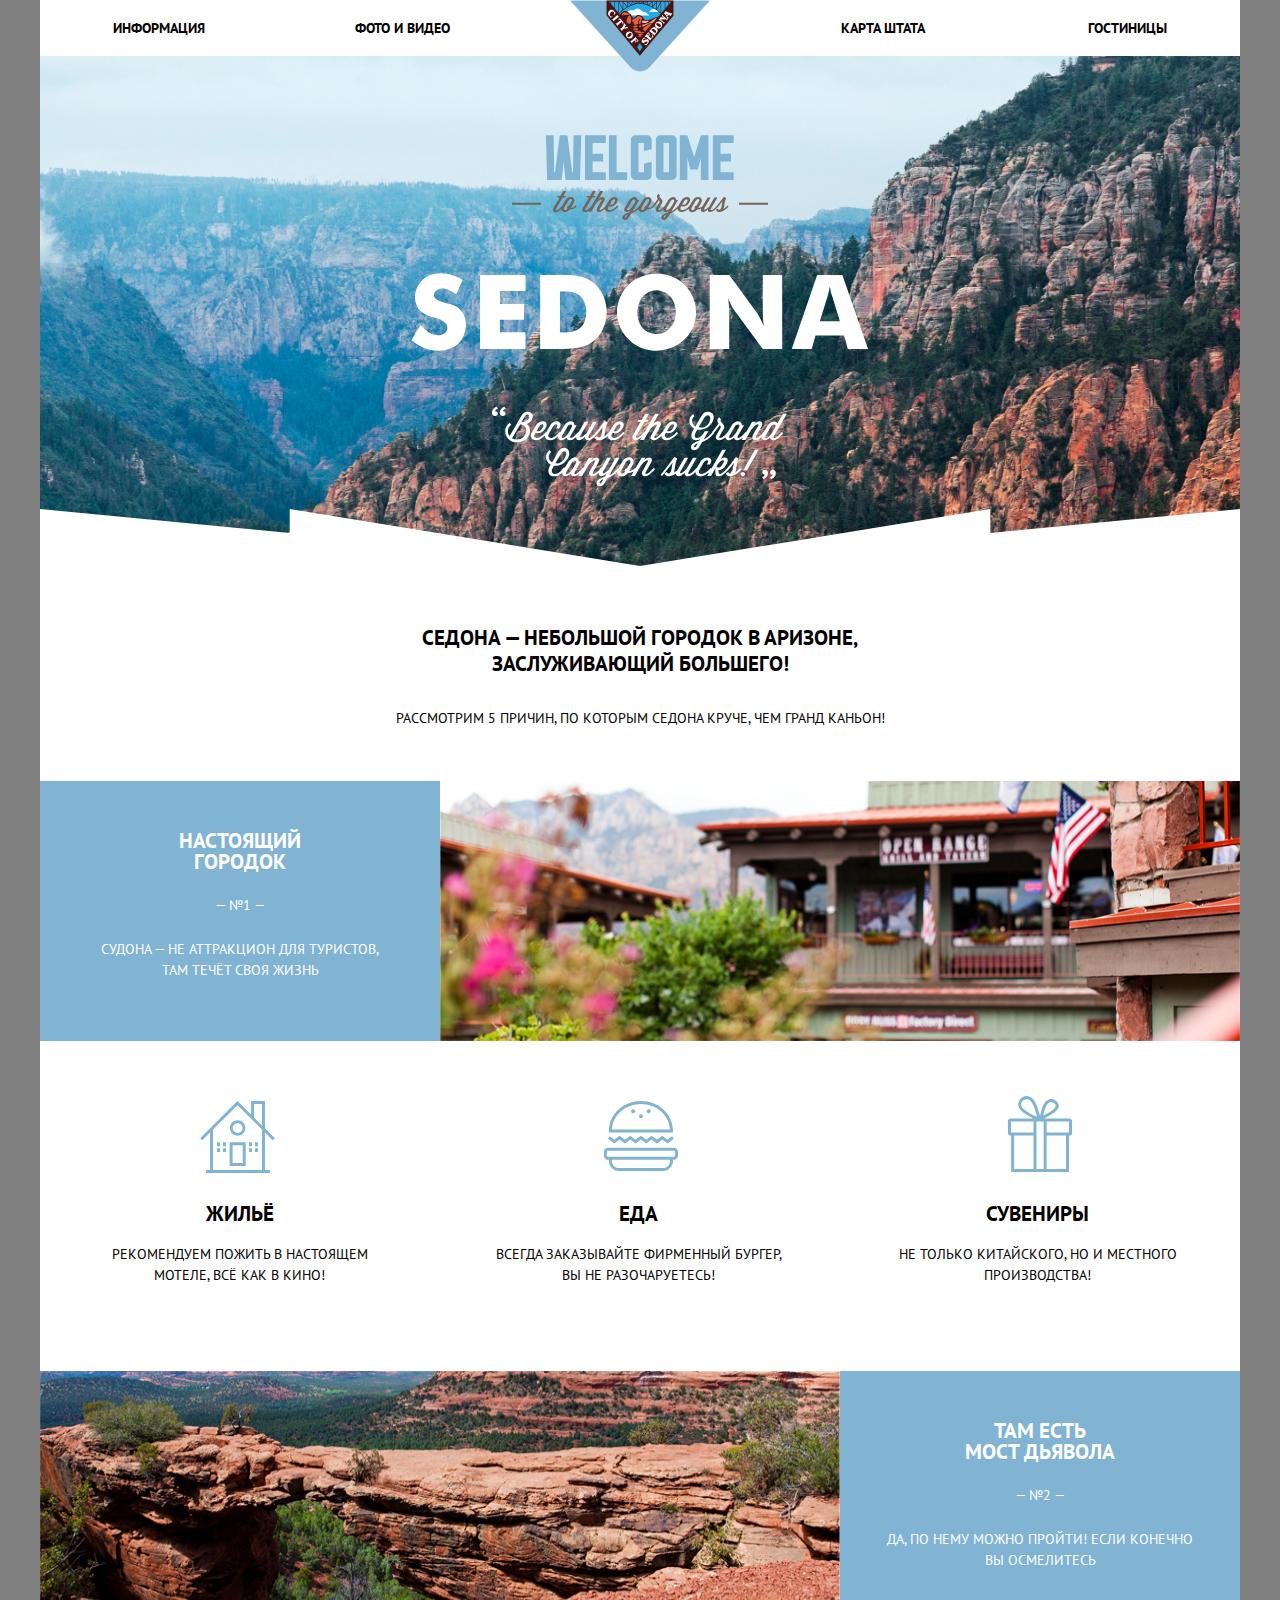
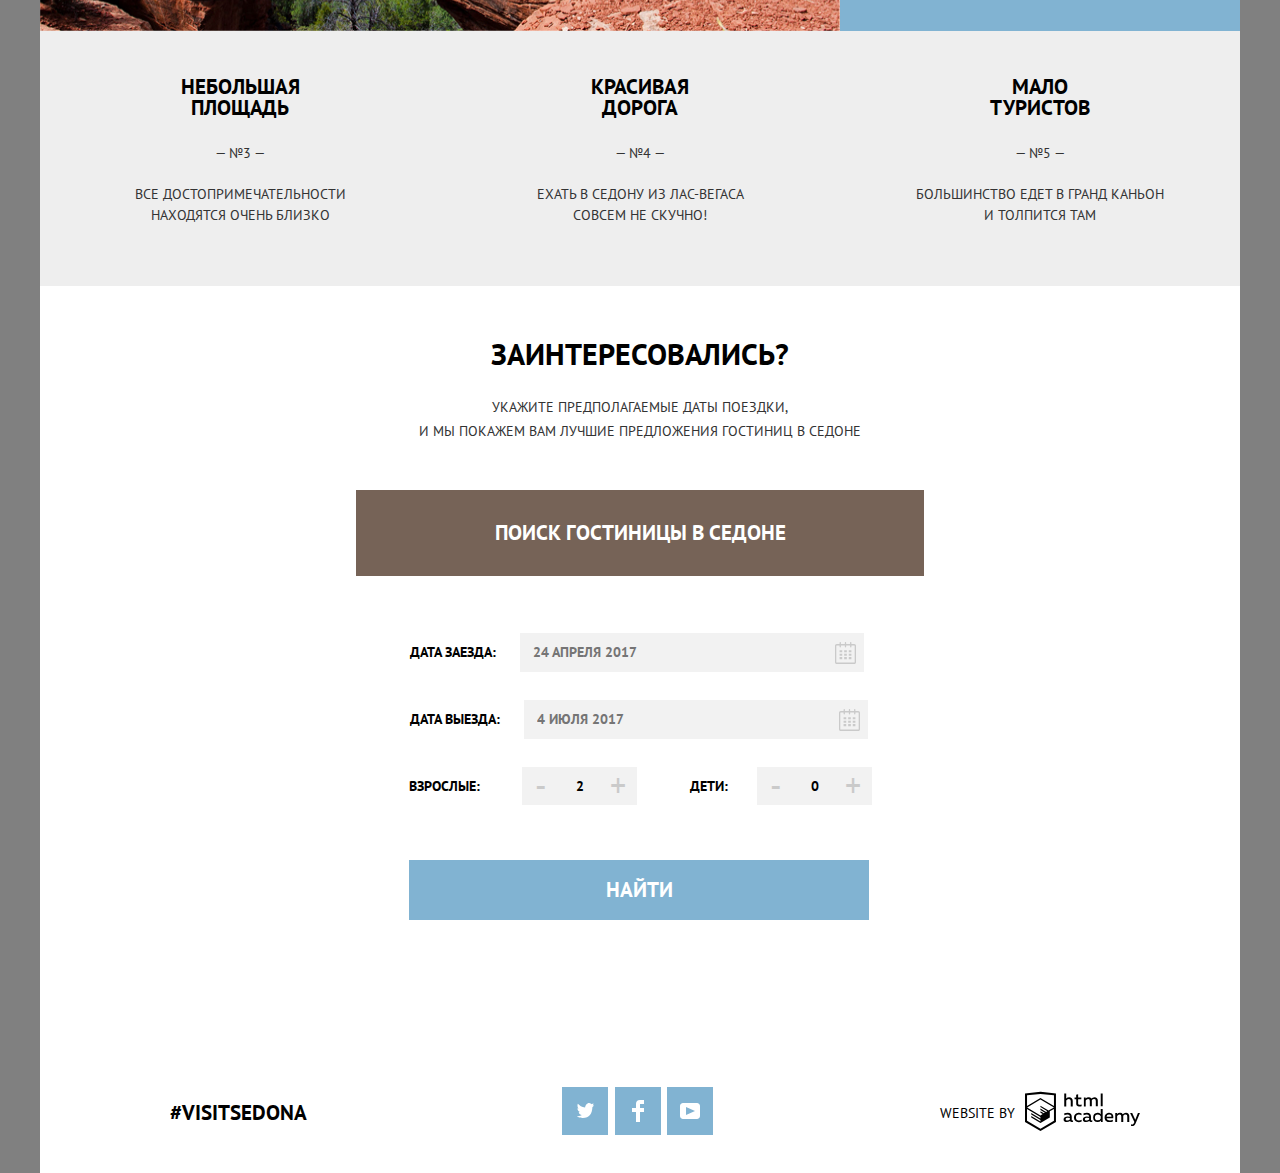
<file: index.html>
<!DOCTYPE html>
<html lang="ru">
  <head>
    <meta charset="utf-8">
    <title>HTML Academy: Седона</title>
    <link href="https://fonts.googleapis.com/css?family=PT+Sans:400,400i,700,700i&display=swap&subset=cyrillic" rel="stylesheet">
    <link href="css/style.css" rel="stylesheet">
    <link href="css/normalize.css" rel="stylesheet">
    <script src="js/script.js"></script>
  </head>
  <body>
    <div class="content">
    <!--Header-->
         <header class="main-header">
           <div class="logo">
             <img class="main-header-logo" id="logo-sedona" src="img/logo-sedona.svg" width="140" height="72" alt="Логотип Седона">
           </div>
      
           <nav class="main-navigation">
             
                <ul class="site-navigation links">
                   <li><a href="">информация</a></li>
                   <li><a href="">фото и видео</a></li>
                   <li><a href="">карта штата</a></li>
                   <li><a href="hotels.html">гостиницы</a></li>
                </ul>
             
           </nav>
         </header>
     </div>
    <!--intro-->
    <div class="intro">
      
      <h1 class="visually-hidden">welcome</h1>
      <section class="welcome-sedona">
        <div class="welcome-container">
            <div class="welcome-photo">
              <img class="welcome" src="img/intro-welcome.svg" width="458" height="352" alt="welcome to sedona">
            </div>
            <div class="info-block">
              <h2>Седона <span>&mdash;</span> небольшой городок в аризоне,
           заслуживающий большего!
              </h2>
              <p>Рассмотрим 5 причин, по которым седона круче, чем гранд каньон!
              </p>
            </div>
        </div>
      </section>
    </div>
  
    <main class="content">
      <div class="content-container">
    <h2 class="visually-hidden">Преимущества</h2>
    <section class="advantage">
      <div class="advantage-container">
          <ul class="advantage-block">
      
           <li class="real-city">
              <div class="real-city-text">
               <h3>Настоящий городок</h3>
               <span>&mdash; №1 &mdash;</span>
               <p>судона &mdash; не аттракцион для туристов,
               там течёт своя жизнь
               </p>
             </div>
             <img src="img/street-photo.jpg" width="800" height="260" alt="Фото горда">
           </li>
      
           <li class="recomendation">
            
             
             <h3>Жильё</h3>
             <p>
              рекомендуем пожить в настоящем
              мотеле, всё как в кино!
             </p>
            
           </li>
           <li class="recomendation">
            
             
             <h3>Еда</h3>
             <p>всегда заказывайте фирменный бургер, вы не разочаруетесь!
             </p>
           
           </li>
           <li class="recomendation">
            
           
            <h3>Сувениры</h3>
            <p>не только китайского, но и местного производства!
            </p>
            
           </li>
           <li class="devil-bridge">
             
             	
             		<img src="img/devil-bridge-photo.jpg" width="800" height="260" alt="мост дьявола">
             	<div class="devil-bridge-text">
                <h3>там есть<br> мост дьявола</h3>
                <span>&mdash; №2 &mdash;</span>
                <p>
                да, по нему можно пройти! если конечно
                вы осмелитесь
                </p>
             	</div>
             
           </li>

           
            <li class="advantage-text">
             <h3>небольшая площадь</h3>
             <span>&mdash; №3 &mdash;</span>
             <p>все достопримечательности
             находятся очень близко
             </p>
           </li>
           <li class="advantage-text">
              <h3>красивая дорога</h3>
              <span>&mdash; №4 &mdash;</span>
              <p>ехать в седону из лас-вегаса совсем
             не скучно!
              </p>
           </li>
           <li class="advantage-text">
             <h3>мало
             туристов</h3>
             <span>&mdash; №5 &mdash;</span>
             <p>большинство едет в гранд каньон
             и толпится там
             </p>
            </li>
          </ul>
        </div>
    </section><!--Преимущества закончились-->
    <section class="search-intro"> <!--поиск гостиницы-->
    	    <h2 class="visually-hidden">Выбор гостиниц</h2>
    	    <h3>Заинтересовались?</h3>
            <p>укажите предполагаемые даты поездки,<br>
            и мы покажем вам лучшие предложения гостиниц в седоне</p>
     
      
            <button class="searc-hotel-button button-close" type="button" name="search">поиск гостиницы в седоне</button>
    </section><!--поиск закончен-->
<!-- Форма поиска гостиницы-->
      <div class="search-form">
        <form class="search-hotel" action="https://echo.htmlacademy.ru" method="post">
        
         <p class="date-in">
           <label for="date-in">Дата заезда:</label>
           <input type="text" id="date-in" name="date-in" value="" placeholder="24 Апреля 2017" required>
           <button class="calendar"><svg xmlns="http://www.w3.org/2000/svg" width="21" height="22" viewBox="0 0 21 22"><path d="M19.251 2.025h-2.845V.648c0-.381-.294-.689-.656-.689-.363 0-.656.308-.656.689v1.377h-3.938V.648c0-.381-.294-.689-.655-.689-.363 0-.657.308-.657.689v1.377H5.906V.648c0-.381-.294-.689-.656-.689-.363 0-.657.308-.657.689v1.377H1.75C.784 2.025 0 2.847 0 3.862v16.302C0 21.179.784 22 1.75 22h17.501c.966 0 1.749-.821 1.749-1.836V3.862c0-1.015-.783-1.837-1.749-1.837zm.437 18.139a.448.448 0 0 1-.437.459H1.75a.45.45 0 0 1-.438-.459V3.862a.45.45 0 0 1 .438-.459h2.844v1.378c0 .381.294.689.657.689.362 0 .656-.308.656-.689V3.403h3.938v1.378c0 .381.294.689.657.689.361 0 .655-.308.655-.689V3.403h3.938v1.378c0 .381.293.689.656.689.362 0 .656-.308.656-.689V3.403h2.845c.241 0 .437.206.437.459v16.302z"/><path d="M4.594 8.225h2.625v2.066H4.594zM4.594 11.668h2.625v2.067H4.594zM4.594 15.112h2.625v2.066H4.594zM9.188 15.112h2.625v2.066H9.188zM9.188 11.668h2.625v2.067H9.188zM9.188 8.225h2.625v2.066H9.188zM13.781 15.112h2.625v2.066h-2.625zM13.781 11.668h2.625v2.067h-2.625zM13.781 8.225h2.625v2.066h-2.625z"/></svg></button>
         </p>
        <p class="date-out">
            <label for="date-out">Дата выезда:</label>
            <input class="icon-calendar" type="text" id="date-out" name="date-out" value="" placeholder="4 июля 2017" required>
            <button class="calendar"><svg xmlns="http://www.w3.org/2000/svg" width="21" height="22" viewBox="0 0 21 22"><path d="M19.251 2.025h-2.845V.648c0-.381-.294-.689-.656-.689-.363 0-.656.308-.656.689v1.377h-3.938V.648c0-.381-.294-.689-.655-.689-.363 0-.657.308-.657.689v1.377H5.906V.648c0-.381-.294-.689-.656-.689-.363 0-.657.308-.657.689v1.377H1.75C.784 2.025 0 2.847 0 3.862v16.302C0 21.179.784 22 1.75 22h17.501c.966 0 1.749-.821 1.749-1.836V3.862c0-1.015-.783-1.837-1.749-1.837zm.437 18.139a.448.448 0 0 1-.437.459H1.75a.45.45 0 0 1-.438-.459V3.862a.45.45 0 0 1 .438-.459h2.844v1.378c0 .381.294.689.657.689.362 0 .656-.308.656-.689V3.403h3.938v1.378c0 .381.294.689.657.689.361 0 .655-.308.655-.689V3.403h3.938v1.378c0 .381.293.689.656.689.362 0 .656-.308.656-.689V3.403h2.845c.241 0 .437.206.437.459v16.302z"/><path d="M4.594 8.225h2.625v2.066H4.594zM4.594 11.668h2.625v2.067H4.594zM4.594 15.112h2.625v2.066H4.594zM9.188 15.112h2.625v2.066H9.188zM9.188 11.668h2.625v2.067H9.188zM9.188 8.225h2.625v2.066H9.188zM13.781 15.112h2.625v2.066h-2.625zM13.781 11.668h2.625v2.067h-2.625zM13.781 8.225h2.625v2.066h-2.625z"/></svg></button>
        </p>
         <p class="old">
             <label for="old">Взрослые:</label>
             <button class="minus">-
             </button>
             <input type="text" name="old" id="old" value="2" required>
             <button class="plus">+</button>
         </p>
         
         <p class="kids">
            <label for="kids">Дети:</label>

            <button class="minus">-</button>
            <input type="text" name="kids" id="kids" value="0">
            <button class="plus">+</button>
        
         </p>
        
      <input class="search-request" type="submit" name="search" value="Найти">
     
      </form>
      </div>
    <!--map-->
       <div class="map">
         <iframe src="https://www.google.com/maps/embed?pb=!1m18!1m12!1m3!1d46382.71192022408!2d-111.83024384920654!3d34.854373356393666!2m3!1f0!2f0!3f0!3m2!1i1024!2i768!4f13.1!3m3!1m2!1s0x872da132f942b00d%3A0x5548c523fa6c8efd!2z0KHQtdC00L7QvdCwLCDQkNGA0LjQt9C-0L3QsCA4NjMzNiwg0KHQqNCQ!5e1!3m2!1sru!2sru!4v1572812120237!5m2!1sru!2sru" width="1200" height="474" style="border:0;" allowfullscreen=""></iframe>
       </div>
     </div>  
    </main>
    <footer> <!--footer start-->
      <div class="footer">
      <div class="hash">
      <p class="visit">#visitsedona</p>
    </div>
    <div class="footer-social">
    <ul>
        <li><a class="social-button" href="http://twitter.com"><span class="visually-hidden">Twitter</span>
           <svg xmlns="http://www.w3.org/2000/svg" xmlns:xlink="http://www.w3.org/1999/xlink" width="17" height="15" viewBox="0 0 17 15"><path fill="#FFF" d="M10.95.144c1.685-.496 2.984.27 3.577 1.179.673-.231 1.331-.481 2.011-.708a2.345 2.345 0 0 1-.857 1.768c.685.17 1.304-.491 1.304-.491-.169 1-1.006 1.788-1.563 2.024-.231 6.75-3.175 11.217-10.077 11.082h-.446c-.41 0-4.164-.46-4.898-1.887 2.271.196 3.893-.422 4.693-1.177-.96-.3-2.679-.477-2.979-2.95.349.106.564.228 1.19.119C1.705 8.247.374 7.53.448 5.33c.285.328 1.067.536 1.34.472C1.085 5.561-.182 2.442.894.85c1.818 1.854 3.735 3.606 7.152 3.773C8.254 2.33 9.183.793 10.95.144z"/></svg>
        </a></li>
        <li><a class="social-button" href="http://facebook.com"><span class="visually-hidden">Facebook</span>
           <svg xmlns="http://www.w3.org/2000/svg" width="12" height="22" viewBox="0 0 12 22"><path  d="M12 4V0H8a4 4 0 0 0-4 4v4H0v4h4v10h4V12h4V8H8V4h4z"/></svg>
        </a></li>
        <li><a class="social-button" href="http://youtube.com"><span class="visually-hidden">Youtube</span>
           <svg xmlns="http://www.w3.org/2000/svg" xmlns:xlink="http://www.w3.org/1999/xlink" width="20" height="16" viewBox="0 0 20 16"><path  d="M17 0H3C1.35 0 0 1.35 0 3v10c0 1.65 1.35 3 3 3h14c1.65 0 3-1.35 3-3V3c0-1.65-1.35-3-3-3zM6.027 11.998V4.002L15.014 8l-8.987 3.998z"/></svg>
        </a></li>
      </ul>
    </div>
      <div class="academy">
            <p>website by</p>
          <a href="https://htmlacademy.ru/intensive/htmlcss"><svg class="logo-htmlacademy" id="Layer_1" data-name="Layer 1" xmlns="http://www.w3.org/2000/svg" viewBox="0 0 108.08 36.85"><title>logo-htmlacademy-small1</title><path d="M44.61,26.88a2,2,0,0,0,.55-0.1v1.33a3.25,3.25,0,0,1-1.18.21,1.67,1.67,0,0,1-1.67-1,4.84,4.84,0,0,1-3.14,1.08c-1.51,0-2.91-.83-2.91-2.55,0-2.13,2-2.79,3.71-2.79a11.08,11.08,0,0,1,2.17.25v-0.3c0-1-.76-1.77-2.19-1.77a7.42,7.42,0,0,0-3,.64v-1.7a10.21,10.21,0,0,1,3.19-.55c2.36,0,3.81,1.12,3.81,3.65v3a0.54,0.54,0,0,0,.49.59h0.17Zm-6.44-1.13A1.35,1.35,0,0,0,39.63,27h0.11a3.39,3.39,0,0,0,2.41-1V24.58a9.72,9.72,0,0,0-1.81-.21c-1,0-2.16.33-2.16,1.38h0Zm12.36-6.11a5,5,0,0,1,2.57.64V22a4.08,4.08,0,0,0-2.3-.7,2.75,2.75,0,1,0,0,5.49,5,5,0,0,0,2.43-.64v1.71a6.27,6.27,0,0,1-2.76.57A4.21,4.21,0,0,1,46,24.51q0-.21,0-0.41a4.32,4.32,0,0,1,4.18-4.46h0.38Zm12.17,7.24a2,2,0,0,0,.55-0.1v1.33a3.25,3.25,0,0,1-1.18.21,1.67,1.67,0,0,1-1.67-1,4.84,4.84,0,0,1-3.14,1.08c-1.51,0-2.91-.83-2.91-2.55,0-2.13,2-2.79,3.71-2.79a11.08,11.08,0,0,1,2.17.25v-0.3c0-1-.76-1.77-2.19-1.77a7.42,7.42,0,0,0-3,.64v-1.7a10.21,10.21,0,0,1,3.19-.55c2.36,0,3.81,1.12,3.81,3.65v3a0.54,0.54,0,0,0,.49.59h0.17Zm-6.44-1.13A1.35,1.35,0,0,0,57.73,27h0.11a3.39,3.39,0,0,0,2.41-1V24.58a9.72,9.72,0,0,0-1.81-.21c-1.06,0-2.16.33-2.16,1.38h0ZM73,16V28.2H71.35V26.88a3.88,3.88,0,0,1-3.19,1.54,4.4,4.4,0,0,1,0-8.78,3.81,3.81,0,0,1,3,1.3V16H73Zm-4.53,5.22a2.76,2.76,0,1,0,0,5.52A2.86,2.86,0,0,0,71.15,25V23A2.91,2.91,0,0,0,68.49,21.27ZM79,19.64c3.31,0,4.46,2.68,3.92,5.09H76.7c0.21,1.5,1.67,2.11,3.19,2.11a6.11,6.11,0,0,0,2.64-.59v1.6a7.14,7.14,0,0,1-3,.57C77,28.42,74.78,27,74.78,24a4.18,4.18,0,0,1,4-4.39H79Zm0.09,1.54a2.28,2.28,0,0,0-2.44,2.1v0.06H81.3A2,2,0,0,0,79.13,21.18Zm5.73,7V19.87h1.65v1a3.81,3.81,0,0,1,2.78-1.27A2.86,2.86,0,0,1,91.89,21a4.12,4.12,0,0,1,2.91-1.33A3.06,3.06,0,0,1,98,23V28.2h-1.9V23.05a1.59,1.59,0,0,0-1.42-1.75H94.42a2.8,2.8,0,0,0-2.07,1.12V28.2h-1.9V23.05A1.59,1.59,0,0,0,89,21.31H88.8a3,3,0,0,0-2.21,1.29v5.63H84.86Zm21.31-8.33h1.9l-3.91,9.46c-0.9,2.17-2.09,2.86-3.35,2.86a4.76,4.76,0,0,1-1.1-.14V30.46a2.86,2.86,0,0,0,.85.12c0.9,0,1.58-.64,2.07-1.9l0.17-.42-4-8.4h2l2.86,6.29ZM38.73,1.46V6.22a3.81,3.81,0,0,1,2.7-1.14,3.25,3.25,0,0,1,3.44,3.4v5.15H43V8.72a1.81,1.81,0,0,0-1.61-2h-0.3a2.93,2.93,0,0,0-2.32,1.39v5.52h-1.9V1.46h1.9ZM49.94,2.31v3h3V6.91h-3v3.81c0,1.1.5,1.46,1.58,1.46a4.49,4.49,0,0,0,1.69-.33v1.6A6.8,6.8,0,0,1,51,13.8a2.55,2.55,0,0,1-2.86-2.74V6.89H46.58V5.26h1.5V2.74Zm5.4,11.31V5.28H57v1A3.81,3.81,0,0,1,59.77,5a2.86,2.86,0,0,1,2.6,1.33A4.12,4.12,0,0,1,65.28,5,3.06,3.06,0,0,1,68.44,8.4v5.21h-1.9V8.46a1.59,1.59,0,0,0-1.42-1.75H64.89a2.8,2.8,0,0,0-2.07,1.12v5.78h-1.9V8.46A1.59,1.59,0,0,0,59.5,6.71H59.27A3,3,0,0,0,57.06,8v5.63H55.34ZM71.17,1.45H73V13.6H71.17V1.45ZM14.71,0H14.55L0,1.54V28.21l14.55,8.66,14.55-8.66V1.54Zm12.5,27.1L14.55,34.64,1.9,27.12V16.18l12.59,7.5V25L5.86,19.9v1.31l8.68,5.21v1.39L5.87,22.65V24l8.68,5.21,8.75-5.24V18.31L27.2,16V27.12Zm0-12.53-3.48,2-1.6,1L14.51,13v1.31L21,18.23H21l-0.14.09-1,.54-5.37-3.2V17l4.24,2.52-1,.67-3.2-1.9v1.31l2.1,1.24L14.5,22.1,2,14.65,14.51,7.11Zm0-1.32L14.49,5.76,1.91,13.25v-10L14.56,1.92,27.21,3.25v10h0Z" transform="translate(0 -0.02)"/></svg></a>
      </div>
     </div>
    </footer> <!--footer end-->
  </body>
</html>
</file>
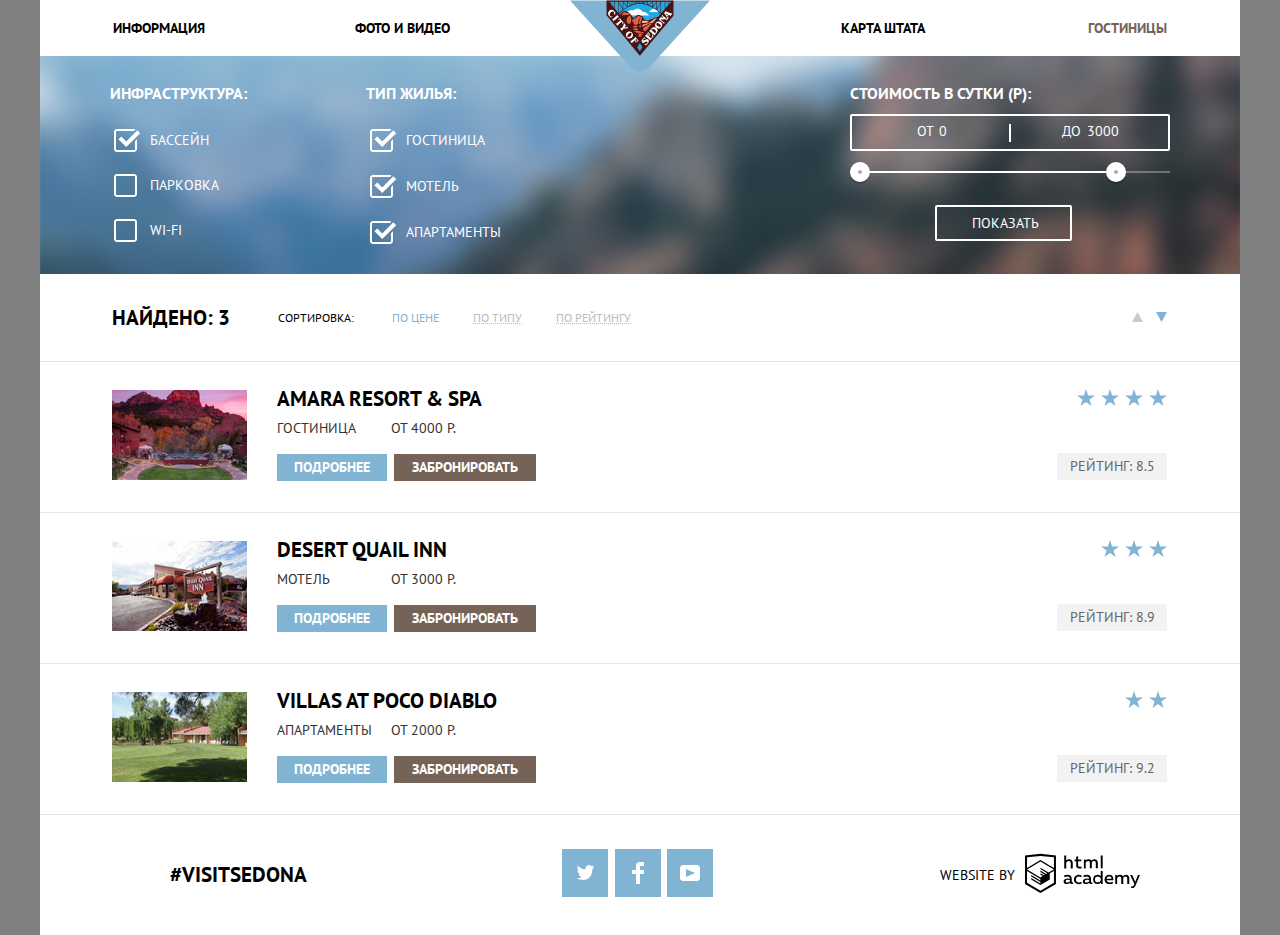
<file: hotels.html>
<!DOCTYPE html>
<html lang="ru">
  <head>
    <meta charset="utf-8">
    <title>HTML Academy: Седона</title>
    <link href="https://fonts.googleapis.com/css?family=PT+Sans:400,400i,700,700i&display=swap&subset=cyrillic" rel="stylesheet">
    <link href="css/style.css" rel="stylesheet">
    <link href="css/normalize.css" rel="stylesheet">
  </head>
  <body>
    <div class="content">
      <!--Header-->
      <header class="main-header">
        <div class="logo">
          <a href="index.html"> <img class="main-header-logo" src="img/logo-sedona.svg" width="140" height="72" alt="Логотип Седона"></a>
        </div>  <!-- логотип-ссылка -->
        <nav class="main-navigation"> <!-- навигация -->
            <ul class="site-navigation links">
              <li><a href="#">информация</a></li>
              <li><a href="#">фото и видео</a></li>
              <li><a href="#">карта штата</a></li>
              <li><a class="active-sity" href="hotels.html">гостиницы</a></li>
            </ul>
         </nav>
      </header>
    </div>
    <div class="main-content">
      
      <!-- тут будет форма поиска -->
      <form class="form-filter" action="https://echo.htmlacademy.ru" method="post">
        
        	<fieldset class="infrostucture">
            <legend>Инфраструктура:</legend>
          
            <p>
              <label class="check" for="pool">
              	<input class=" checkbox-input" type="checkbox" name="pool" id="pool" tabindex="1" checked>
              	<span class="check-box"></span>
                Бассейн
              </label>
            </p>
            <p>
              
              <label class="check" for="parking">
              	  <input class=" checkbox-input" type="checkbox" name="parking" id="parking" tabindex="2">
              	  <span class="check-box"></span>
                  Парковка
              </label>
            </p>
            <p>
              
              <label class="check" for="network">
                  <input class=" checkbox-input" type="checkbox" name="network" id="network" tabindex="3">
                  <span class="check-box"></span>
                  WI-FI
              </label>
            </p>
           </fieldset>
        
        
          <fieldset class="type-hotel">
              <legend>Тип жилья:</legend>
              <p>
                <label class="check" for="hotel">
                   <input class=" checkbox-input" type="checkbox" name="hotel" id="hotel" tabindex="4" checked>
                   <span class="check-box"></span>
                   Гостиница
               </label>
              </p>
              <p>
               
                <label class="check" for="motel">
                   <input class=" checkbox-input" type="checkbox" name="motel" id="motel" tabindex="5" checked>
                   <span class="check-box"></span>
                   Мотель
                </label>
              </p>
              <p>
                
                <label class="check" for="apparts">
                   <input class=" checkbox-input" type="checkbox" name="apparts" id="apparts" tabindex="6" checked>
                   <span class="check-box"></span>
                   Апартаменты
                </label>
              </p>
            </fieldset>
        
        <div class="filter-range">
          <div class="filter-range-title">Стоимость в сутки (р):</div>
            <div class="price-controls">
              <label class="min-price">от <input type="text" name="min-price" value="0"></label>
              <label class="max-price">до <input type="text" name="max-price" value="3000"></label>
            </div>
          <div class="range-controls">
            <div class="scale">
                <div class="bar"></div>
            </div>
            <div class="range-toggle range-toggle-min"></div>
            <div class="range-toggle range-toggle-max"></div>
          </div>
          <button class="btn-transparent" type="submit">Показать</button>
        </div>

      </form>
     <!-- Закончился блок формы-->
      <div class="sorter"> <!-- Начало блока фильтра -->
        <h3>Найдено: 3</h3>
        <p class="sort-request">Сортировка:</p>
        <ul class="sort-type">
          <li><a class="active-sort" href="#">по цене</a></li>
          <li><a href="#">по типу</a></li>
          <li><a href="#">по рейтингу</a></li>
        </ul>
        <div class="sort-poligon">
          <p><a class="poligon" href="#"><svg class="poligon-up"><polygon  points="5.5,0 0,10 11,10 "/></svg></a></p>
          <p><a class="poligon" href="#"><svg class="poligon-down active"><polygon points="5.5,10 0,0 11,0 "/></svg></a></p>
        </div>
      </div> <!-- Закончился блок фильтра -->
      <section class="hotels"> <!-- Начало блока Отелей -->
      <div class="hotel-n">
        <img src="img/photo-amara.jpg" width="135" height="90" alt="Фото Amara resort">
        <div class="hotel-info">
           <h3><a class="hotel-name" href="#"> Amara resort & spa</a></h3>
           <div class="cost-text">
           <p>Гостиница</p>
           <p>от 4000 Р.</p>
           </div>
           <div class="buttons">
           <button class="more" type="button">Подробнее</button>
           <button class="more book" type="button">Забронировать</button>
         </div>
         </div>
          <div class="rating-ball">
           <div class="stars">
             <img src="img/star.svg" width="18" height="17" alt="star">
             <img src="img/star.svg" width="18" height="17" alt="star">
             <img src="img/star.svg" width="18" height="17" alt="star">
             <img src="img/star.svg" width="18" height="17" alt="star">
           </div>
           
           <button class="rating" type="button">Рейтинг: 8.5</button>

          </div>
        </div>
      
      <div class="hotel-n">
        <img src="img/photo-desert.jpg" width="135" height="90" alt="Фото Desert Quail Innt">
        <div class="hotel-info">
           <h3><a class="hotel-name" href="#">Desert Quail Inn</a></h3>
           <div class="cost-text">
           <p>мотель</p>
           <p>от 3000 Р.</p>
           </div>
           <div class="buttons">
           <button class="more" type="button">Подробнее</button>
           <button class="more book" type="button">Забронировать</button>
         </div>
        </div>
        <div class="rating-ball">
           <div class="stars">
             <img src="img/star.svg" width="18" height="17" alt="star">
             <img src="img/star.svg" width="18" height="17" alt="star">
             <img src="img/star.svg" width="18" height="17" alt="star">
           </div>
           <button class="rating" type="button">Рейтинг: 8.9</button>
         </div>
      </div>
      <div class="hotel-n">
        <img src="img/photo-villas.jpg" width="135" height="90" alt="Фото Villas at Poco Diablo">
        <div class="hotel-info">
        <h3><a class="hotel-name" href="#">Villas at Poco Diablo</a></h3>
        <div class="cost-text">
        <p>апартаменты</p>
        <p>от 2000 Р.</p>
        </div>
        <div class="buttons">
        <button class="more" type="button">Подробнее</button>
        <button class="more book" type="button">Забронировать</button>
        </div>
      </div>
        <div class="rating-ball">
           <div class="stars">
            <img src="img/star.svg" width="18" height="17" alt="star">
            <img src="img/star.svg" width="18" height="17" alt="star">
           </div>
        <button class="rating" type="button">Рейтинг: 9.2</button>
       </div>
      </div>
     </section><!-- Закончился блок отелей -->
    </div> <!-- закончился  Main content -->
    <footer> <!--footer start-->
      <div class="footer">
        <div class="hash">
          <p class="visit">#visitsedona</p>
        </div>
      <div class="footer-social">
        <ul>
            <li><a class="social-button" href="http://twitter.com"><span class="visually-hidden">Twitter</span>
            <svg xmlns="http://www.w3.org/2000/svg" xmlns:xlink="http://www.w3.org/1999/xlink" width="17" height="15" viewBox="0 0 17 15"><path d="M10.95.144c1.685-.496 2.984.27 3.577 1.179.673-.231 1.331-.481 2.011-.708a2.345 2.345 0 0 1-.857 1.768c.685.17 1.304-.491 1.304-.491-.169 1-1.006 1.788-1.563 2.024-.231 6.75-3.175 11.217-10.077 11.082h-.446c-.41 0-4.164-.46-4.898-1.887 2.271.196 3.893-.422 4.693-1.177-.96-.3-2.679-.477-2.979-2.95.349.106.564.228 1.19.119C1.705 8.247.374 7.53.448 5.33c.285.328 1.067.536 1.34.472C1.085 5.561-.182 2.442.894.85c1.818 1.854 3.735 3.606 7.152 3.773C8.254 2.33 9.183.793 10.95.144z"/></svg>
            </a></li>
            <li><a class="social-button" href="http://facebook.com"><span class="visually-hidden">Facebook</span>
            <svg xmlns="http://www.w3.org/2000/svg" width="12" height="22" viewBox="0 0 12 22"><path d="M12 4V0H8a4 4 0 0 0-4 4v4H0v4h4v10h4V12h4V8H8V4h4z"/></svg>
            </a></li>
            <li><a class="social-button" href="http://youtube.com"><span class="visually-hidden">Youtube</span>
            <svg xmlns="http://www.w3.org/2000/svg" xmlns:xlink="http://www.w3.org/1999/xlink" width="20" height="16" viewBox="0 0 20 16"><path d="M17 0H3C1.35 0 0 1.35 0 3v10c0 1.65 1.35 3 3 3h14c1.65 0 3-1.35 3-3V3c0-1.65-1.35-3-3-3zM6.027 11.998V4.002L15.014 8l-8.987 3.998z"/></svg>
            </a></li>
        </ul>
      </div>
      <div class="academy">
          <p>website by</p>
          <a href="https://htmlacademy.ru/intensive/htmlcss"><svg class="logo-htmlacademy" id="Layer_1" data-name="Layer 1" xmlns="http://www.w3.org/2000/svg" viewBox="0 0 108.08 36.85"><title>logo-htmlacademy-small1</title><path d="M44.61,26.88a2,2,0,0,0,.55-0.1v1.33a3.25,3.25,0,0,1-1.18.21,1.67,1.67,0,0,1-1.67-1,4.84,4.84,0,0,1-3.14,1.08c-1.51,0-2.91-.83-2.91-2.55,0-2.13,2-2.79,3.71-2.79a11.08,11.08,0,0,1,2.17.25v-0.3c0-1-.76-1.77-2.19-1.77a7.42,7.42,0,0,0-3,.64v-1.7a10.21,10.21,0,0,1,3.19-.55c2.36,0,3.81,1.12,3.81,3.65v3a0.54,0.54,0,0,0,.49.59h0.17Zm-6.44-1.13A1.35,1.35,0,0,0,39.63,27h0.11a3.39,3.39,0,0,0,2.41-1V24.58a9.72,9.72,0,0,0-1.81-.21c-1,0-2.16.33-2.16,1.38h0Zm12.36-6.11a5,5,0,0,1,2.57.64V22a4.08,4.08,0,0,0-2.3-.7,2.75,2.75,0,1,0,0,5.49,5,5,0,0,0,2.43-.64v1.71a6.27,6.27,0,0,1-2.76.57A4.21,4.21,0,0,1,46,24.51q0-.21,0-0.41a4.32,4.32,0,0,1,4.18-4.46h0.38Zm12.17,7.24a2,2,0,0,0,.55-0.1v1.33a3.25,3.25,0,0,1-1.18.21,1.67,1.67,0,0,1-1.67-1,4.84,4.84,0,0,1-3.14,1.08c-1.51,0-2.91-.83-2.91-2.55,0-2.13,2-2.79,3.71-2.79a11.08,11.08,0,0,1,2.17.25v-0.3c0-1-.76-1.77-2.19-1.77a7.42,7.42,0,0,0-3,.64v-1.7a10.21,10.21,0,0,1,3.19-.55c2.36,0,3.81,1.12,3.81,3.65v3a0.54,0.54,0,0,0,.49.59h0.17Zm-6.44-1.13A1.35,1.35,0,0,0,57.73,27h0.11a3.39,3.39,0,0,0,2.41-1V24.58a9.72,9.72,0,0,0-1.81-.21c-1.06,0-2.16.33-2.16,1.38h0ZM73,16V28.2H71.35V26.88a3.88,3.88,0,0,1-3.19,1.54,4.4,4.4,0,0,1,0-8.78,3.81,3.81,0,0,1,3,1.3V16H73Zm-4.53,5.22a2.76,2.76,0,1,0,0,5.52A2.86,2.86,0,0,0,71.15,25V23A2.91,2.91,0,0,0,68.49,21.27ZM79,19.64c3.31,0,4.46,2.68,3.92,5.09H76.7c0.21,1.5,1.67,2.11,3.19,2.11a6.11,6.11,0,0,0,2.64-.59v1.6a7.14,7.14,0,0,1-3,.57C77,28.42,74.78,27,74.78,24a4.18,4.18,0,0,1,4-4.39H79Zm0.09,1.54a2.28,2.28,0,0,0-2.44,2.1v0.06H81.3A2,2,0,0,0,79.13,21.18Zm5.73,7V19.87h1.65v1a3.81,3.81,0,0,1,2.78-1.27A2.86,2.86,0,0,1,91.89,21a4.12,4.12,0,0,1,2.91-1.33A3.06,3.06,0,0,1,98,23V28.2h-1.9V23.05a1.59,1.59,0,0,0-1.42-1.75H94.42a2.8,2.8,0,0,0-2.07,1.12V28.2h-1.9V23.05A1.59,1.59,0,0,0,89,21.31H88.8a3,3,0,0,0-2.21,1.29v5.63H84.86Zm21.31-8.33h1.9l-3.91,9.46c-0.9,2.17-2.09,2.86-3.35,2.86a4.76,4.76,0,0,1-1.1-.14V30.46a2.86,2.86,0,0,0,.85.12c0.9,0,1.58-.64,2.07-1.9l0.17-.42-4-8.4h2l2.86,6.29ZM38.73,1.46V6.22a3.81,3.81,0,0,1,2.7-1.14,3.25,3.25,0,0,1,3.44,3.4v5.15H43V8.72a1.81,1.81,0,0,0-1.61-2h-0.3a2.93,2.93,0,0,0-2.32,1.39v5.52h-1.9V1.46h1.9ZM49.94,2.31v3h3V6.91h-3v3.81c0,1.1.5,1.46,1.58,1.46a4.49,4.49,0,0,0,1.69-.33v1.6A6.8,6.8,0,0,1,51,13.8a2.55,2.55,0,0,1-2.86-2.74V6.89H46.58V5.26h1.5V2.74Zm5.4,11.31V5.28H57v1A3.81,3.81,0,0,1,59.77,5a2.86,2.86,0,0,1,2.6,1.33A4.12,4.12,0,0,1,65.28,5,3.06,3.06,0,0,1,68.44,8.4v5.21h-1.9V8.46a1.59,1.59,0,0,0-1.42-1.75H64.89a2.8,2.8,0,0,0-2.07,1.12v5.78h-1.9V8.46A1.59,1.59,0,0,0,59.5,6.71H59.27A3,3,0,0,0,57.06,8v5.63H55.34ZM71.17,1.45H73V13.6H71.17V1.45ZM14.71,0H14.55L0,1.54V28.21l14.55,8.66,14.55-8.66V1.54Zm12.5,27.1L14.55,34.64,1.9,27.12V16.18l12.59,7.5V25L5.86,19.9v1.31l8.68,5.21v1.39L5.87,22.65V24l8.68,5.21,8.75-5.24V18.31L27.2,16V27.12Zm0-12.53-3.48,2-1.6,1L14.51,13v1.31L21,18.23H21l-0.14.09-1,.54-5.37-3.2V17l4.24,2.52-1,.67-3.2-1.9v1.31l2.1,1.24L14.5,22.1,2,14.65,14.51,7.11Zm0-1.32L14.49,5.76,1.91,13.25v-10L14.56,1.92,27.21,3.25v10h0Z" transform="translate(0 -0.02)"/></svg></a>
      </div>
     </div>
    </footer> <!--footer end-->
  </body>
</html>
</file>
<file: css/style.css>
body{
  font-family: "PT Sans", Arial;
  font-size: 14px;
  background-color: gray;
  margin: 0;
  padding: 0;
  border: 0;
  text-transform: uppercase;
  min-width: 1200px;
  
}

.content{
  width: 1200px;
  background-color: #ffffff;
  margin-left: auto;
  margin-right: auto;
}
.visually-hidden{
  display: none;
}
.main-header{
  background-color: #ffffff;
  margin-bottom: 0;
  width: 1200px;
  position: relative;
  display: -webkit-box;
  display: -ms-flexbox;
  display: flex;
  -webkit-box-orient: vertical;
  -webkit-box-direction: normal;
      -ms-flex-direction: column;
          flex-direction: column;
  -webkit-box-align: center;
      -ms-flex-align: center;
          align-items: center;
  min-height: 56px;
}

.logo{
  width: 140px;
  height: 72px;
  position: absolute;
  top: 0;
  left: 530px;
  z-index: 10;
}
.main-navigation{
  width: 1200px;
  min-height: 56px;
  margin-top: 0;
  background-color: #ffffff;
  display: -webkit-box;
  display: -ms-flexbox;
  display: flex;
  -ms-flex-wrap: wrap;
      flex-wrap: wrap;
  -webkit-box-orient: vertical;
  -webkit-box-direction: normal;
      -ms-flex-direction: column;
          flex-direction: column;
  -ms-flex-pack: distribute;
      justify-content: space-around;
  
}

ul.site-navigation{
  display: -webkit-box;
  display: -ms-flexbox;
  display: flex;
  -webkit-box-orient: horizontal;
  -webkit-box-direction: normal;
      -ms-flex-direction: row;
          flex-direction: row;
  -webkit-box-pack: justify;
      -ms-flex-pack: justify;
          justify-content: space-between;
  -webkit-box-align: center;
      -ms-flex-align: center;
          align-items: center;
  -ms-flex-wrap: wrap;
      flex-wrap: wrap;
}
.site-navigation{
list-style: none;
margin-left: 73px;
margin-right: 73px;
padding: 0;
}
.site-navigation li:nth-child(1),
.site-navigation li:nth-child(2){
  display: -webkit-box;
  display: -ms-flexbox;
  display: flex;
  -webkit-box-orient: horizontal;
  -webkit-box-direction: normal;
      -ms-flex-direction: row;
          flex-direction: row;
  -ms-flex-wrap: wrap;
      flex-wrap: wrap;
  -webkit-box-pack: start;
      -ms-flex-pack: start;
          justify-content: flex-start;
  width: 128px;
  -webkit-box-align: center;
      -ms-flex-align: center;
          align-items: center;
}
.site-navigation li:nth-child(2){
  margin-right: 105px;
}
.site-navigation li:nth-child(3){
  margin-left: 95px;
}
.site-navigation li:nth-child(3),
.site-navigation li:nth-child(4){
  display: -webkit-box;
  display: -ms-flexbox;
  display: flex;
  -webkit-box-orient: horizontal;
  -webkit-box-direction: normal;
      -ms-flex-direction: row;
          flex-direction: row;
  -ms-flex-wrap: wrap;
      flex-wrap: wrap;
  -webkit-box-pack: end;
      -ms-flex-pack: end;
          justify-content: flex-end;
  width: 128px;
  -webkit-box-align: center;
      -ms-flex-align: center;
          align-items: center;
}
.links a{
  font-family: "PT Sans", Arial;
  font-size: 14px;
  line-height: 26px;
  font-weight: bold;
  color: #000000;
  text-align: center;
  text-decoration: none;
  list-style: none;
}
.links a:hover{
  color: #81b3d2;
}
.links a:active{
  color: rgba(0, 0, 0, 0.3);
}
.links{
  list-style: none;
}

a.active-sity{
  color: #766357;
}
.intro{
  margin-top: 0;
}
.welcome-sedona{
  width: 1200px;
  min-height: 715px;
  margin-top: 0;
  margin-right: auto;
  margin-left: auto;
}
.welcome-container{
  height: 725px;
  display: -webkit-box;
  display: -ms-flexbox;
  display: flex;
  -webkit-box-orient: vertical;
  -webkit-box-direction: normal;
      -ms-flex-direction: column;
          flex-direction: column;
  background-image: url("../img/background-photo.jpg");
  background-position: top center;
  background-size: 1200px 725px;
  background-repeat: no-repeat;  
}
/*img.welcome{
  width: 458px;
  height: 352px;
}*/
.welcome-photo{ 
  min-height: 510px;
  background-image: url("../img/intro-mask.svg");
  background-position: center bottom -2px;
  background-size: 1201px 59px;
  background-repeat: no-repeat;
  display: -webkit-box;
  display: -ms-flexbox;
  display: flex;
  -webkit-box-orient: horizontal;
  -webkit-box-direction: normal;
      -ms-flex-direction: row;
          flex-direction: row;
  -webkit-box-pack: center;
      -ms-flex-pack: center;
          justify-content: center;
  -webkit-box-align: center;
      -ms-flex-align: center;
          align-items: center;;
}
.info-block{
  min-height: 216px;
  margin-top: 0;
  margin-bottom: 0;
  background-color: #ffffff;
  display: -webkit-box;
  display: -ms-flexbox;
  display: flex;
  -webkit-box-orient: vertical;
  -webkit-box-direction: normal;
      -ms-flex-direction: column;
          flex-direction: column;
  -ms-flex-pack: distribute;
      justify-content: space-around;
  -webkit-box-align: center;
      -ms-flex-align: center;
          align-items: center;
}
.info-block h2{
  display: block;
  width: 470px;
  font-size: 21px;
  line-height: 26px;
  font-weight: bold;
  height: auto;
  margin-top: 45px;
  margin-bottom: 0;
  text-align: center;
}
.info-block p{
  display: block;
  width: auto;
  height: auto;
  font-size: 14px;
  line-height: 26px;
  margin-top: 0;
  margin-right: auto;
  margin-bottom: 37px;
  margin-left: auto;
}
.advantage-block{
  display: -webkit-box;
  display: -ms-flexbox;
  display: flex;
  -webkit-box-orient: horizontal;
  -webkit-box-direction: normal;
      -ms-flex-direction: row;
          flex-direction: row;
  -ms-flex-wrap: wrap;
      flex-wrap: wrap;
  margin: 0;
  padding: 0;
  list-style: none;
}
.real-city,
.devil-bridge{
  background-color: #81b3d2;
  display: -webkit-box;
  display: -ms-flexbox;
  display: flex;
  -webkit-box-orient: horizontal;
  -webkit-box-direction: normal;
      -ms-flex-direction: row;
          flex-direction: row;
}
.real-city-text,
.devil-bridge-text{
  width: 400px;
  display: -webkit-box;
  display: -ms-flexbox;
  display: flex;
  -webkit-box-orient: vertical;
  -webkit-box-direction: normal;
      -ms-flex-direction: column;
          flex-direction: column;
  -webkit-box-pack: justify;
      -ms-flex-pack: justify;
          justify-content: space-between;
  -webkit-box-align: center;
      -ms-flex-align: center;
          align-items: center;
  padding-top: 49px;
  padding-bottom: 60px;
}
.real-city-text h3{
  display: block;
  width: 150px;
  font-size: 21px;
  line-height: 21px;
  font-weight: bold;
  text-align: center;
  color: #ffffff;
  margin: 0;
}
.real-city-text p{
  width: 290px;
  font-size: 14px;
  line-height: 21px;
  text-align: center;
  line-height: 21px;
  color: #ffffff;
  margin: 0;
}
/*.real-city img{
  width: 800px;
  height: 260px;
}*/
.recomendation{
  width: 399px;
  height: 300px;
  display: -webkit-box;
  display: -ms-flexbox;
  display: flex;
  -webkit-box-orient: vertical;
  -webkit-box-direction: normal;
      -ms-flex-direction: column;
          flex-direction: column;
  -webkit-box-pack: end;
      -ms-flex-pack: end;
          justify-content: flex-end;
  -webkit-box-align: center;
      -ms-flex-align: center;
          align-items: center;
  -ms-flex-wrap: wrap;
      flex-wrap: wrap;
  padding-top: 30px;
  padding-bottom: 0;
}
.advantage-block li:nth-child(2){
  background-image: url("../img/icon-home.svg");
  background-repeat: no-repeat;
  background-position: 160px 60px;
}
.advantage-block li:nth-child(3){
  background-image: url("../img/icon-food.svg");
  background-repeat: no-repeat;
  background-position: 165px 60px;
}
.advantage-block li:nth-child(4){
  background-image: url("../img/icon-souvenir.svg");
  background-repeat: no-repeat;
  background-position: 170px 55px;
}
.recomendation img{
  margin-top: 18px;
  margin-bottom: 0;
}
.recomendation h3{
  font-size: 21px;
  line-height: 21px;
  font-weight: bold;
  text-align: center;
  margin-top: 0;
  margin-bottom: 20px;
}
.recomendation p{
  width: 290px;
  min-height: 40px;
  font-size: 14px;
  line-height: 21px;
  text-align: center;
  margin-top: 0;
  margin-bottom: 85px;
}
/*.devil-bridge img{
  width: 800px;
  height: 260px;
}*/
.devil-bridge-text h3{
  display: block;
  width: 157px;
  font-size: 21px;
  line-height: 21px;
  font-weight: bold;
  text-align: center;
  color: #ffffff;
  margin: 0;
  padding-top: 0;
}
.devil-bridge-text p{
  width: 320px;
  font-size: 14px;
  line-height: 21px;
  text-align: center;
  line-height: 21px;
  color: #ffffff;
  margin: 0;
}
.real-city-text span,
.devil-bridge-text span{
  font-size: 14px;
  line-height: 21px;
  text-align: center;
  line-height: 21px;
  color: #ffffff;
}
.advantage-text{
  width: 400px;
  height: 255px;
  background-color: #eeeeee;
  display: -webkit-box;
  display: -ms-flexbox;
  display: flex;
  -webkit-box-orient: vertical;
  -webkit-box-direction: normal;
      -ms-flex-direction: column;
          flex-direction: column;
  -ms-flex-pack: distribute;
      justify-content: space-around;
  -webkit-box-align: center;
      -ms-flex-align: center;
          align-items: center;  
}
.advantage-text h3{
  display: block;
  width: 157px;
  font-size: 21px;
  line-height: 21px;
  font-weight: bold;
  text-align: center;
  margin-top: 45px;
  margin-bottom: 10px;
}
.advantage-text span{
  width: 265px;
  text-align: center;
  line-height: 21px;
  margin-top: 15px;
  color: #333333;
}

.advantage-text p{
  font-size: 14px;
  width: 260px;
  text-align: center;
  line-height: 21px;
  margin-top: 20px;
  margin-bottom: auto;
  color: #333333;
}
.advantage-block li:nth-child(8)>p{
  width: 255px;
}
.main-content{
  width: 1200px;
  margin-right: auto;
  margin-left: auto;
  background-color: #ffffff;
}
.form-filter{
  height: 218px;
  margin-top: 0;
  background-image: url("../img/filter background.jpg");
  background-repeat: no-repeat;
  display: -webkit-box;
  display: -ms-flexbox;
  display: flex;
  -webkit-box-orient: horizontal;
  -webkit-box-direction: normal;
      -ms-flex-direction: row;
          flex-direction: row;
  -webkit-box-pack: justify;
      -ms-flex-pack: justify;
          justify-content: space-between;
  -webkit-box-align: center;
      -ms-flex-align: center;
          align-items: center;
  -ms-flex-wrap: wrap;
      flex-wrap: wrap;
  
}
.infrostucture{
  min-height: 159px;
  font: inherit;
  font-size: inherit;
  line-height: inherit;
  
  margin-top: 5px;
  margin-left: 70px;
  margin-bottom: 12px;
  color: #ffffff; 
}
.form-filter fieldset{
  height: 159px;
  border: 0;
  padding: 0;
  margin-top: 3px;
  display: -webkit-box;
  display: -ms-flexbox;
  display: flex;
  -ms-flex-wrap: wrap;
      flex-wrap: wrap;
  -webkit-box-orient: vertical;
  -webkit-box-direction: normal;
      -ms-flex-direction: column;
          flex-direction: column;
  -webkit-box-pack: justify;
      -ms-flex-pack: justify;
          justify-content: space-between;
}
.infrostucture legend,
.type-hotel legend{
  font-size: 16px;
  line-height: 21px;
  font-weight: bold;
  margin-top: 0;
  margin-bottom: 8px;
  padding-top: 2px;
}
.type-hotel legend{
  margin-left: 5px;
}
.infrostucture p,
.type-hotel p{
  display: -webkit-box;
  display: -ms-flexbox;
  display: flex;
  -webkit-box-orient: horizontal;
  -webkit-box-direction: normal;
      -ms-flex-direction: row;
          flex-direction: row;
  -webkit-box-pack: start;
      -ms-flex-pack: start;
          justify-content: flex-start;
  -webkit-box-align: center;
      -ms-flex-align: center;
          align-items: center;
  position: relative;
  margin-top: 20px;
  margin-bottom: 0;

}
.infrostucture p:first-child{
  margin-top: 18px;
}
.infrostucture p:last-child{
  margin-bottom: 2px;
}

.check{
  padding-left: 40px;

}

.checkbox-input{
  position: absolute;
  opacity: 0;
  -webkit-appearance: none;
  -moz-appearance: none;
  appearance: none;
}
.check-box{
  position: absolute;
  width: 27px;
  height: 23px;
  background-image: url("../img/checkbox-off.svg");
  background-repeat: no-repeat;
  margin-top: -3px;
  margin-left: -36px;
}
.checkbox-input:checked + .check-box{
  background-image: url("../img/checkbox-on.svg");
}
.checkbox-input:focus + .check-box{
  background-image: url("../img/checkbox-off.svg");
}
.checkbox-input:checked:focus + .check-box{
  background-image: url("../img/checkbox-on.svg");
}
.checkbox-input:disabled + .check-box{
  background-image: url("../img/checkbox-disabled.svg");
}
.checkbox-input:checked:disabled + .check-box{
  background-image: url("../img/checkbox-disabled-on.svg");
}

.type-hotel{
  font: inherit;
  font-size: inherit;
  line-height: inherit;
  
  margin-right: 240px;
  margin-bottom: 12px;
  color: #ffffff;
}
.type-hotel p{
  display: -webkit-box;
  display: -ms-flexbox;
  display: flex;
  -webkit-box-orient: horizontal;
  -webkit-box-direction: normal;
      -ms-flex-direction: row;
          flex-direction: row;
  -webkit-box-pack: start;
      -ms-flex-pack: start;
          justify-content: flex-start;
  -webkit-box-align: center;
      -ms-flex-align: center;
          align-items: center;
}
.type-hotel label{
  padding-left: 45px; 
}


.filter-range {
  width: 320px;
  margin-top: -1px;
  margin-right: 70px; 
  padding-bottom: 5px;
  color: #ffffff;
  text-transform: uppercase;
}

.filter-range-title {
  margin-top: 0;
  margin-bottom: 10px;
  font-weight: 600;
  font-size: 16px;
  line-height: 21px;
}
.price-controls {
  position: relative;
  height: 33px;
  margin-bottom: 20px;
  font-size: 0;
  border: 2px solid #ffffff;
  border-radius: 2px;
}

.price-controls::after {
  content: "";
  position: absolute;
  top: 50%;
  left: 50%;

  width: 2px;
  height: 18px;

  background: #ffffff;
  -webkit-transform: translate(-50%, -50%);
      -ms-transform: translate(-50%, -50%);
          transform: translate(-50%, -50%);
}

.price-controls label {
  display: inline-block;

  font-size: 14px;
  line-height: 21px;
  vertical-align: top;

  cursor: pointer;
}

.price-controls .min-price,
.price-controls .max-price {
  width: 90px;
  padding-top: 5px;
  padding-left: 65px;
  padding-bottom: 12px;
}
.price-controls .max-price{
  padding-left: 55px;
}

.price-controls input {
  width: 50px;
  height: 16px;
  margin: 0;

  color: inherit;
  font: inherit;

  background: none;
  border: none;
}
.price-controls input[type="text"]:hover{
  background: none;
  border: none;
}
.price-controls input[type="text"]:focus{
  background: none;
  border: none;
}
.price-controls input[type="text"]:active{
  background: none;
  border: none;
}
.range-controls {
  position: relative;

  margin-bottom: 32px;
}

.range-controls .scale {
  height: 2px;

  background: rgba(255, 255, 255, 0.3);
}

.range-controls .bar {
  width: 80%;
  height: 2px;

  background: #ffffff;
}

.range-toggle {
  position: absolute;
  top: -9px;
  
  width: 4px;
  height: 4px;

  background: #ababab;
  border: 8px solid #ffffff;
  border-radius: 50%;
  -webkit-box-shadow: 0 2px 1px 0 rgba(0, 1, 1, 0.2);
          box-shadow: 0 2px 1px 0 rgba(0, 1, 1, 0.2);
  cursor: pointer;
}

.range-toggle:hover {
  width: 6px;
  height: 6px;
}

.range-toggle-min {
  left: 0;
}
.range-toggle-max {
  left: 80%;
}
.btn-transparent {
  width: 137px;
  height: 36px;
  display: block;
  margin: 0 auto;
  margin-left: 85px;
  padding: 6px 35px;
  font-size: 14px;
  line-height: 21px;
  color: #ffffff;
  text-transform: uppercase;
  background: transparent;
  border: 2px solid #ffffff;
  border-radius: 2px;
  cursor: pointer;
}

.btn-transparent:hover {
  color: #000000;

  background: #ffffff;
}
.hotel-name{
  font-size: 21px;
  line-height: 26px;
  font-weight: bold;
  color: #000000;
  text-decoration: none;
}
.hotel-name:hover{
  color: #81b3d2;
}
.hotel-name:active{
  color: rgba(0, 0, 0, 0.3);
}
.sorter{
  height: 87px;
  display: -webkit-box;
  display: -ms-flexbox;
  display: flex;
  -ms-flex-wrap: wrap;
      flex-wrap: wrap;
  -webkit-box-orient: horizontal;
  -webkit-box-direction: normal;
      -ms-flex-direction: row;
          flex-direction: row;
  -webkit-box-align: center;
      -ms-flex-align: center;
          align-items: center;
  border-bottom: 1px solid #e5e5e5;
  padding-right: 73px;
  padding-bottom: 0;
}
.sorter h3{
  font-size: 21px;
  line-height: 26px;
  font-weight: bold;
  margin-left: 72px;
  margin-right: 48px;
}
.sorter p{
  font-size: 12px;
  line-height: 18px; 
}
.sorter ul{
  display: -webkit-box;
  display: -ms-flexbox;
  display: flex;
  -webkit-box-orient: horizontal;
  -webkit-box-direction: normal;
      -ms-flex-direction: row;
          flex-direction: row;
  -ms-flex-wrap: wrap;
      flex-wrap: wrap;
  -webkit-box-pack: start;
      -ms-flex-pack: start;
          justify-content: flex-start;
  -webkit-box-align: center;
      -ms-flex-align: center;
          align-items: center;
  padding: 0;
}
.sort-type li{
  position: relative;
  margin-left: 38px;
}
.sort-type li:nth-child(2){
  margin-left: 34px;
}
.sort-type li:nth-child(3){
  margin-left: 34px;
}
.sort-poligon {
  display: -webkit-box;
  display: -ms-flexbox;
  display: flex;
  -webkit-box-orient: horizontal;
  -webkit-box-direction: normal;
      -ms-flex-direction: row;
          flex-direction: row;
  -ms-flex-wrap: wrap;
      flex-wrap: wrap;
  -webkit-box-pack: start;
      -ms-flex-pack: start;
          justify-content: flex-start;
  -webkit-box-align: center;
      -ms-flex-align: center;
          align-items: center;
  padding: 0;
  margin-left: auto;
}
  .sort-poligon p{
  margin-right: 0;
  margin-left: 13px;
}


.hotels{
  display: -webkit-box;
  display: -ms-flexbox;
  display: flex;
  -ms-flex-wrap: wrap;
      flex-wrap: wrap;
  -webkit-box-orient: vertical;
  -webkit-box-direction: normal;
      -ms-flex-direction: column;
          flex-direction: column;
}
.hotel-n{
  min-height: 150px;
  display: -webkit-box;
  display: -ms-flexbox;
  display: flex;
  -ms-flex-wrap: wrap;
      flex-wrap: wrap;
  -webkit-box-orient: horizontal;
  -webkit-box-direction: normal;
      -ms-flex-direction: row;
          flex-direction: row;
  -webkit-box-pack: start;
      -ms-flex-pack: start;
          justify-content: flex-start;
  -webkit-box-align: center;
      -ms-flex-align: center;
          align-items: center;
  border-bottom: 1px solid #e5e5e5;

}
.hotel-n img{
  
  margin-left: 72px;
  margin-bottom: 5px;
}
.hotel-info{
  width: 295px;
  height: 92px;
  display: -webkit-box;
  display: -ms-flexbox;
  display: flex;
  -ms-flex-wrap: wrap;
      flex-wrap: wrap;
  -webkit-box-orient: vertical;
  -webkit-box-direction: normal;
      -ms-flex-direction: column;
          flex-direction: column;
  -webkit-box-pack: justify;
      -ms-flex-pack: justify;
          justify-content: space-between;
  -webkit-box-align: start;
      -ms-flex-align: start;
          align-items: flex-start;
  margin-left: 30px;
  margin-bottom: 5px;
  padding-top: 0;
  padding-bottom: 0;
}
.cost-text{
  width: 184px;
  display: -webkit-box;
  display: -ms-flexbox;
  display: flex;
  -webkit-box-orient: horizontal;
  -webkit-box-direction: normal;
      -ms-flex-direction: row;
          flex-direction: row;
  -webkit-box-pack: justify;
      -ms-flex-pack: justify;
          justify-content: space-between; 
  margin-top: -8px;
}
.hotels h3{
  width: 250px; 
  margin: 0;
  margin-top: -3px;
}
.hotels p{
  color: #333333;
  line-height: 21px;
  text-align: left;
  margin: 0;
}
.hotels p:last-child{
  margin-right: 5px;
}
.more{
  width: 110px;
  height: 27px;
  font-family: "PT Sans", Arial;
  font-size: 14px;
  line-height: 21px;
  font-weight: bold;
  color: #ffffff;
  text-transform: uppercase;
  background-color: #81b3d2;
  border: 0;
  margin-right: 3px;
}
.more:hover{
  background-color: #669EC0;
}
.more:active{
  color: rgba(255, 255, 255, 0.3); 
  background-color: rgba(84, 150, 189, 1);
}
.book{
  width: 142px;
  height: 27px;
  background-color: #766357;
  line-height: 21px;
}
.book:hover{
  background-color: #604E43;
}
.book:active{
  color: rgba(255, 255, 255, 0.3); 
  background-color: rgba(80, 62, 51, 1);
}
.rating-ball{
  position: relative;
  left: 485px;
  height: 90px;
  display: -webkit-box;
  display: -ms-flexbox;
  display: flex;
  -webkit-box-orient: vertical;
  -webkit-box-direction: normal;
      -ms-flex-direction: column;
          flex-direction: column;
  -webkit-box-pack: justify;
      -ms-flex-pack: justify;
          justify-content: space-between;
  -webkit-box-align: end;
      -ms-flex-align: end;
          align-items: flex-end;
  margin-right: 74px;
  margin-bottom: 5px;
}
.stars {
  display: -webkit-box;
  display: -ms-flexbox;
  display: flex;
  -webkit-box-orient: horizontal;
  -webkit-box-direction: normal;
      -ms-flex-direction: row;
          flex-direction: row;
  -webkit-box-pack: end;
      -ms-flex-pack: end;
          justify-content: flex-end;
  margin-top: -1px;
}
.stars img{
  margin-left: 6px;
}
.rating{
  width: 110px;
  height: 27px;
  border: 0;
  font-size: 14px;
  line-height: 21px;
  text-transform: uppercase;
  color: #666666;
  background-color: #f2f2f2;
}
.search{
  position: relative;
}
.search-intro{
  display: -webkit-box;
  display: -ms-flexbox;
  display: flex;
  -webkit-box-orient: vertical;
  -webkit-box-direction: normal;
      -ms-flex-direction: column;
          flex-direction: column;
  -webkit-box-pack: justify;
      -ms-flex-pack: justify;
          justify-content: space-between;
  -webkit-box-align: center;
      -ms-flex-align: center;
          align-items: center;
  text-align: center;
  height: 290px;
  position: relative;
}
.search-intro h3{
  font-size: 30px;
  line-height: 36px;
  margin-top: 50px;
  margin-bottom: 0;
}
.search-intro p{
  font-size: 14px;
  line-height: 24px;
  color: #333333;
  margin-top: 0;
  margin-bottom: 25px;
}
.search-intro button{
  width: 568px;
  height: 86px;
  font-size: 21px;
  font-weight: bold;
  line-height: 26px;
  color: #ffffff;
  background-color: #766357;
  text-transform: uppercase;
  text-align: center;
  padding-top: 0;
  margin-bottom: 0;
  padding-bottom: 0;
  
  border: 0;
}
.search-intro button:hover{
  background-color: #604e43;
}
.search-intro button:active{
  color: rgba(255, 255, 255, 0.3);
  background-color: #503e33;
}

.modal-show {
  display: block;
}
/* Форма поиска гостинницы */
.search-form{
  position: absolute;
  width: 568px;
  height: 395px; 
  left: 50%;
  margin-left: -284px;
  display: -webkit-box;
  display: -ms-flexbox;
  display: flex;
  -webkit-box-orient: vertical;
  -webkit-box-direction: normal;
      -ms-flex-direction: column;
          flex-direction: column;
  background-color: #ffffff;
  -webkit-box-align: center;
      -ms-flex-align: center;
          align-items: center;
  -ms-flex-wrap: wrap;
      flex-wrap: wrap;

}
.search-hotel {
  width: 482px;
  height: 310px;
  margin: auto auto;
  padding: 0;
  background-color: #ffffff;
  display: -webkit-box;
  display: -ms-flexbox;
  display: flex;
  -ms-flex-wrap: wrap;
      flex-wrap: wrap;
}

.search-hotel label{
  font: inherit;
  font-size: 14px;
  line-height: 26px;
  font-weight: bold;
  text-transform: inherit;
  margin-left: 0;
  margin-right: 20px;
}

.search-hotel input{
  width: 329px;
  min-height: 37px;
  font: inherit;
  font-size: 14px;
  font-weight: bold;
  text-transform: inherit;
  background-color: #f2f2f2;
  padding-left: 13px;
  margin: 0;
  border: 0;
}

.date-in,
.date-out{
  position: relative;
  margin-left: 11px;
}
.calendar{
  position: absolute;
  bottom: 0px;
  right: 0px;
  width: 38px;
  height: 38px;
  padding-top: 5px;
  border:0;
  color: #cacaca;
  background-color: #f2f2f2;
}
.calendar svg{
  width: 21px;
  height: 22px;
  fill: #cacaca;
  background-color: #f2f2f2;
}
.date-in svg:hover,
.date-out svg:hover{
  fill: #000000;
}
.date-in svg:active,
.date-out svg:active{
  fill: #81b3d2;
}
.old,
.kids{
  position: relative;
  margin-left: 10px;
}
.minus{
  position: absolute;
  bottom: 0;
  right: 77px;
  width: 38px;
  height: 38px;
  border: 0;
  padding: 0;
  background-color: #f2f2f2;
}
.plus{
  position: absolute;
  bottom: 0;
  right: 0;
  width: 38px;
  height: 38px;
  padding: 0;
  border: 0;
  background-color: #f2f2f2;

}

.minus {
  margin: 0;
  font-size: 32px;
  color: #cacaca;

}
.plus{
  margin: 0;
  font-size: 32px;
  color: #cacaca;
}
.minus:hover,
.plus:hover{
  color: #000000;
}
.minus:active,
.plus:active{
  color: #81b3d2;
}

.old input,
.kids input{
  margin: 0;
  padding: 0;
  border: 0;
  text-align: center;
}

.old label{
  
}
.kids label{
  margin-left: 43px;

  
}

.old input[type="text"]{
  width: 114px;
  margin-left: 18px;

}
.kids input[type="text"]{
  width: 114px;
  margin-left: 5px;
}


.date-in input[type="text"]:hover,
.date-out input[type="text"]:hover{
  background-color: #ebebeb;
}

.date-in input[type="text"]:focus,
.date-out input[type="text"]:focus {
     background-color: #ffffff; 
     border: 2px solid #e5e5e5; 
}

.old input[type="text"],
.kids input[type="text"]{
  width: 115px;
  height: 38px;
} 
.old input[type="text"]:hover,
.kids input[type="text"]:hover{
  background-color: #ebebeb;
}
.old input[type="text"]:focus,
.kids input[type="text"]:focus {
     background-color: #ffffff; /* Цвет фона */
     border: 1px solid #e5e5e5; /* Параметры рамки */
}

input.search-request{
  text-align: center;
  width: 460px;
  height: 60px;
  background-color: #81b3d2;
  color: #ffffff;
  font-size: 21px;
  line-height: 26px;
  font-weight: bold;
  text-transform: uppercase;
  border: 0;
  margin-bottom: 70px;
  margin-top: 41px;
  margin-left: 10px;
  
  
  padding: 0;
}
input.search-request:hover{
  background-color: #669ec0;
}
input.search-request:active{
  background-color: #5496bd;
  color: rgba(255, 255, 255, 0.3);
}

.result{
  font-size: 21px;
  line-height: 26px;
  font-weight: bold;
  text-align: left; 
}
.sort-request p{
  font-size: 12px;
  line-height: 18px;
  text-align: left; 
}
.sort-type li{
  list-style: none;
}
.sort-type a{
  font-size: 12px;
  line-height: 18px;
  text-align: left;
  color: #bcbcbc;
  -webkit-text-decoration-style: dotted;
          text-decoration-style: dotted;  
}
.sort-type a:hover{
  color: #81b3d2;
}
.sort-type a:active{
  color: #000000;
  text-decoration: none;
}
a.active-sort{
  color: #81b3d2;
  text-decoration: none;
}
.poligon svg{
  width: 11px;
  height: 10px;
  fill: #cacaca;
}
.poligon-up polygon:hover,
.poligon-down polygon:hover
{
  fill: #000000;
}
.poligon-up polygon:active,
.poligon-down polygon:active
{
  fill: #81b3d2;
}
svg.active {
  fill:#81b3d2
}
.map img{
  width: 1200px;
  height: 474px;
}
.footer{
  width: 1200px;
  height: 120px;
  background-color: #ffffff;
  display: -webkit-box;
  display: -ms-flexbox;
  display: flex;
  -webkit-box-orient: horizontal;
  -webkit-box-direction: normal;
      -ms-flex-direction: row;
          flex-direction: row;
  -webkit-box-pack: justify;
      -ms-flex-pack: justify;
          justify-content: space-between;
  -webkit-box-align: center;
      -ms-flex-align: center;
          align-items: center;
  margin-top: 0;
  margin-right: auto;
  margin-left: auto;

}
.hash{
  margin-left: 130px;
  margin-right: auto;
}
.hash p{
  font-size: 21px;
  line-height: 26px;
  font-weight: bold;
  text-align: center;
  
}
.footer-social{
  margin-left: 131px;
  margin-top: 6px;
  margin-right: auto;
}
.footer-social ul{
  display: -webkit-box;
  display: -ms-flexbox;
  display: flex;
  -ms-flex-wrap: wrap;
      flex-wrap: wrap;
  -webkit-box-pack: justify;
      -ms-flex-pack: justify;
          justify-content: space-between;
  width: 151px;
  list-style: none;
  padding-left: 11px;
  margin-bottom: 25px;
}
.social-button{
  display: -webkit-box;
  display: -ms-flexbox;
  display: flex;
  -webkit-box-align: center;
      -ms-flex-align: center;
          align-items: center;
  -webkit-box-pack: center;
      -ms-flex-pack: center;
          justify-content: center;
  width: 46px;
  height: 48px;
  background-color: #81b3d2;
}
.social-button svg{
  fill: #ffffff;
}
.social-button svg:active{
  fill: rgba(255, 255, 255, 0.3);
}
.social-button:hover{
  background-color: #669EC0;
}
.social-button:active{
  background-color: #5496BD; 
}
.academy{
  display: -webkit-box;
  display: -ms-flexbox;
  display: flex;
  -webkit-box-orient: horizontal;
  -webkit-box-direction: normal;
      -ms-flex-direction: row;
          flex-direction: row;
  -webkit-box-pack: justify;
      -ms-flex-pack: justify;
          justify-content: space-between;
  -webkit-box-align: center;
      -ms-flex-align: center;
          align-items: center;
  margin-left: auto;
  margin-right: 100px;  
}

.academy p{
  font-size: 14px;
  line-height: 26px;
}
.logo-htmlacademy{
  width: 115px;
  height: 41px;
  margin-left: 10px;
}
svg.logo-htmlacademy:hover {
   fill: #81B3D2;
}
svg.logo-htmlacademy:active {
   fill: #BDBBBC;
}
</file>
